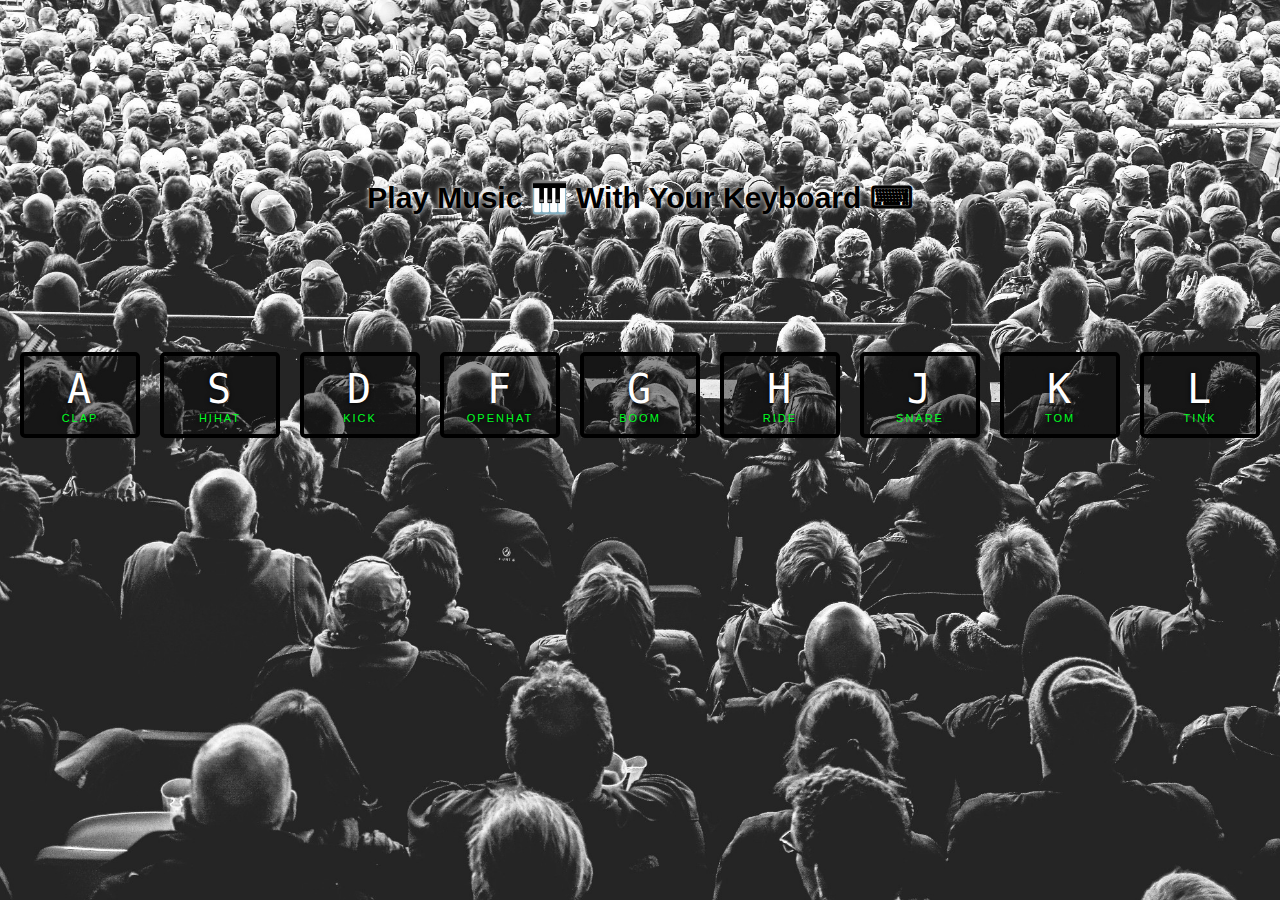
<file: 01 - JavaScript Drum Kit/index.html>
<!DOCTYPE html>
<html lang="en">

<head>
    <meta charset="UTF-8">
    <meta name="viewport" content="width=device-width, initial-scale=1.0">
    <title>🔥 JS Drum Kit</title>
    <!-- CSS File ⤵ -->
    <link rel="stylesheet" href="./style.css">
</head>

<body>
    <h1>Play Music 🎹 With Your Keyboard ⌨</h1>
    <div class="keys">
        <div class="key" data-key="65">
            <kbd>A</kbd>
            <span class="sound">Clap</span>
        </div>
        <div class="key" data-key="83">
            <kbd>S</kbd>
            <span class="sound">HIHAT</span>
        </div>
        <div class="key" data-key="68">
            <kbd>D</kbd>
            <span class="sound">KICK</span>
        </div>
        <div class="key" data-key="70">
            <kbd>F</kbd>
            <span class="sound">OPENHAT</span>
        </div>
        <div class="key" data-key="71">
            <kbd>G</kbd>
            <span class="sound">BOOM</span>
        </div>
        <div class="key" data-key="72">
            <kbd>H</kbd>
            <span class="sound">RIDE</span>
        </div>
        <div class="key" data-key="74">
            <kbd>J</kbd>
            <span class="sound">SNARE</span>
        </div>
        <div class="key" data-key="75">
            <kbd>K</kbd>
            <span class="sound">TOM</span>
        </div>
        <div class="key" data-key="76">
            <kbd>L</kbd>
            <span class="sound">TINK</span>
        </div>
    </div>

    <audio data-key="65" src="./sounds/clap.wav"></audio>
    <audio data-key="83" src="./sounds/hihat.wav"></audio>
    <audio data-key="68" src="./sounds/kick.wav"></audio>
    <audio data-key="70" src="./sounds/openhat.wav"></audio>
    <audio data-key="71" src="./sounds/boom.wav"></audio>
    <audio data-key="72" src="./sounds/ride.wav"></audio>
    <audio data-key="74" src="./sounds/snare.wav"></audio>
    <audio data-key="75" src="./sounds/tom.wav"></audio>
    <audio data-key="76" src="./sounds/tink.wav"></audio>






    <!-- JS file ⤵ -->
    <script src="./script.js"></script>
</body>

</html>
</file>
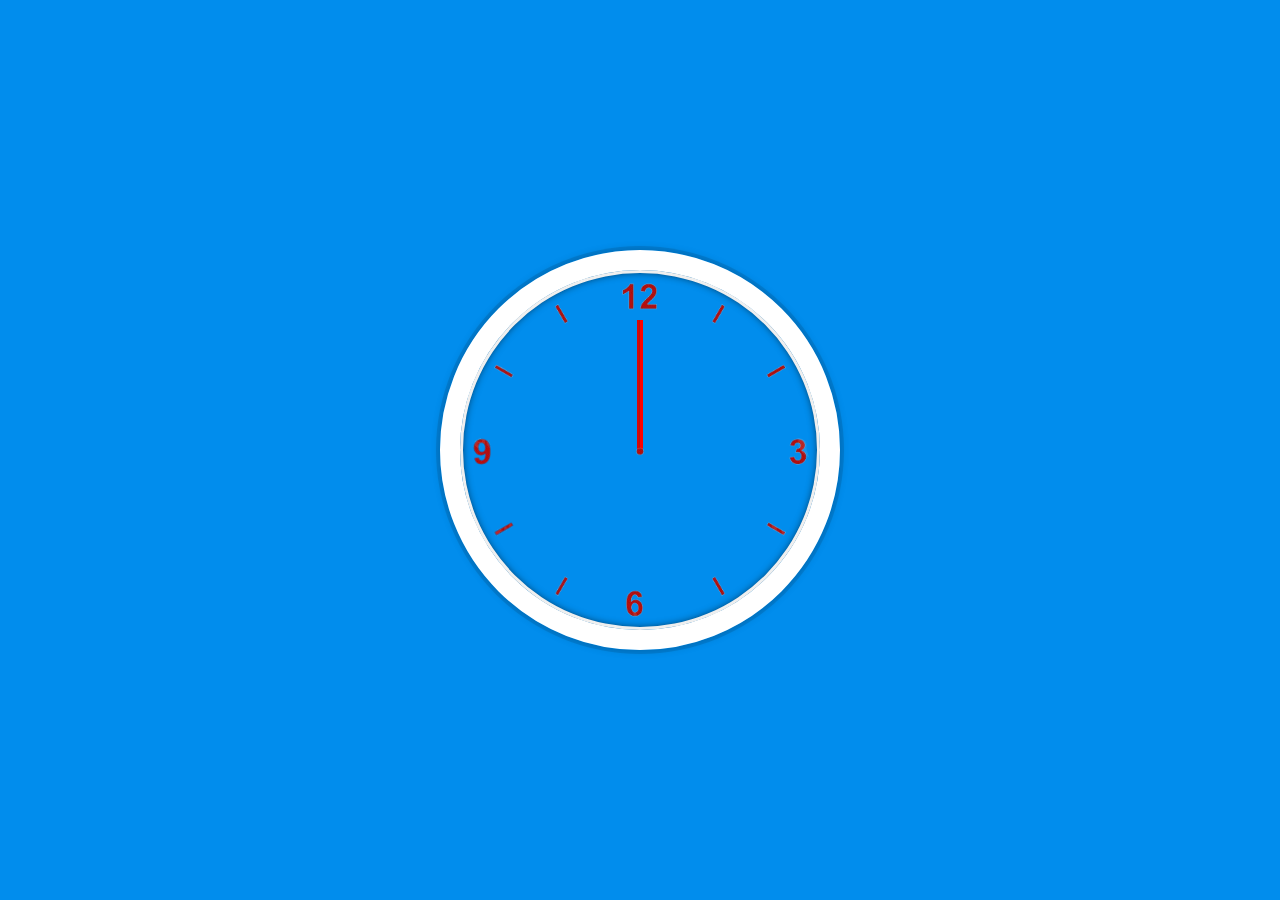
<file: 02 - JS and CSS Clock/index.html>
<!DOCTYPE html>
<html lang="en">

<head>
    <meta charset="UTF-8">
    <meta name="viewport" content="width=device-width, initial-scale=1.0">
    <title>🕒 Clock with HTML, CSS and JS</title>
    <!-- css file -->
    <link rel="stylesheet" href="style.css">
</head>

<body>
    <div class="clock">
        <div class="clock-face">
            <div class="hand hour-hand"></div>
            <div class="hand min-hand"></div>
            <div class="hand second-hand"></div>
        </div>
    </div>
    <div class="clock-img"></div>


    <script src="script.js"></script>
</body>

</html>
</file>
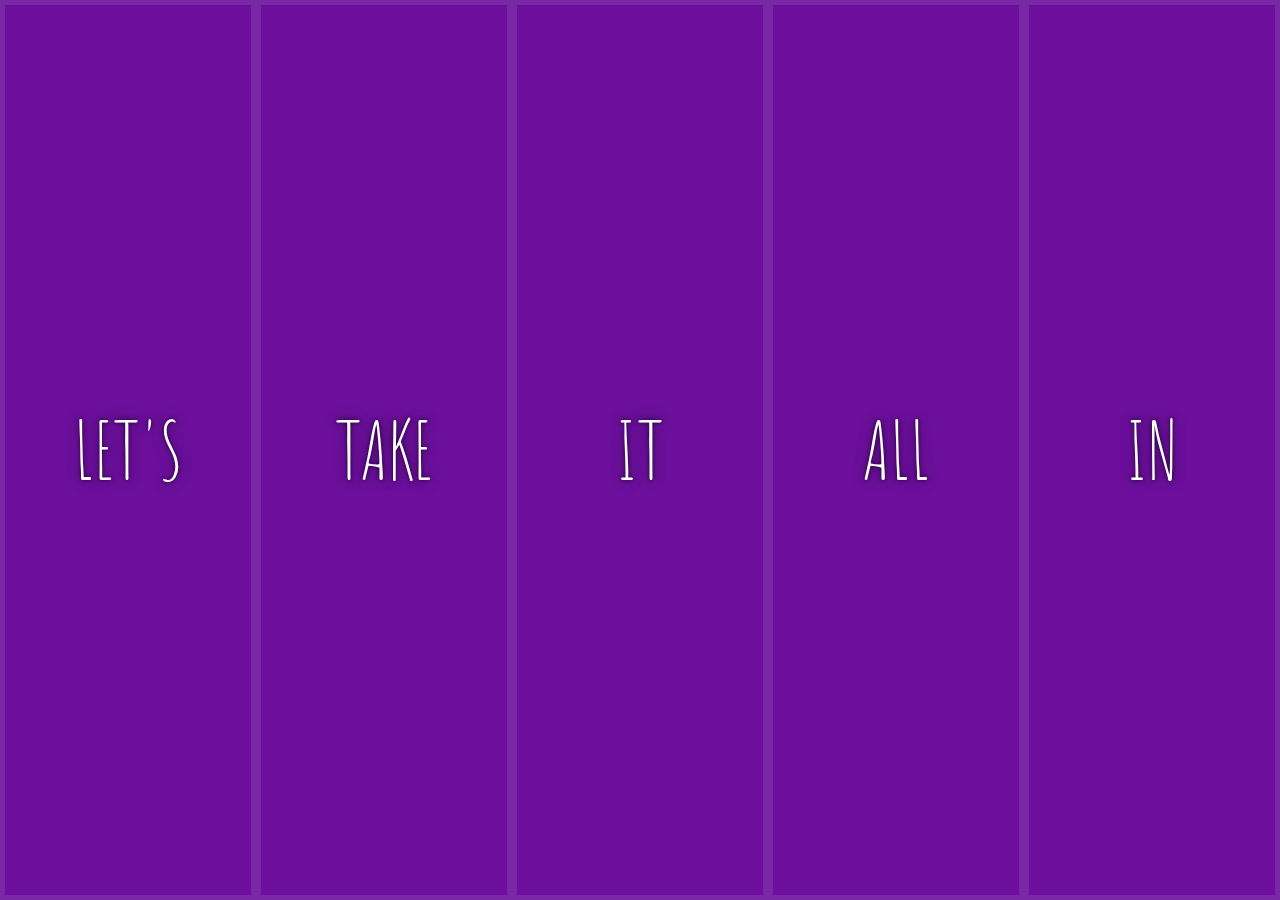
<file: 05 - Flex Panel Gallery/index.html>
<!DOCTYPE html>
<html lang="en">

<head>
  <meta charset="UTF-8">
  <title>Flex Panels 💪</title>
  <link href='https://fonts.googleapis.com/css?family=Amatic+SC' rel='stylesheet' type='text/css'>
  <link rel="icon" href="https://fav.farm/🔥" />
</head>

<body>
  <style>
    html {
      box-sizing: border-box;
      background: #ffc600;
      font-family: 'helvetica neue';
      font-size: 20px;
      font-weight: 200;
    }

    body {
      margin: 0;
    }

    *,
    *:before,
    *:after {
      box-sizing: inherit;
    }

    .panels {
      min-height: 100vh;
      overflow: hidden;
      display: flex;
    }

    .panel {
      flex: 1;
      background: #6B0F9C;
      box-shadow: inset 0 0 0 5px rgba(255, 255, 255, 0.1);
      color: white;
      text-align: center;
      align-items: center;
      /* Safari transitionend event.propertyName === flex */
      /* Chrome + FF transitionend event.propertyName === flex-grow */
      transition:
        font-size 0.7s cubic-bezier(0.61, -0.19, 0.7, -0.11),
        flex 0.7s cubic-bezier(0.61, -0.19, 0.7, -0.11),
        background 0.2s;
      font-size: 20px;
      background-size: cover;
      background-position: center;
      display: flex;
      align-items: center;
      justify-content: center;
      flex-direction: column;
    }

    .panel1 {
      background-image: url(https://source.unsplash.com/gYl-UtwNg_I/1500x1500);
    }

    .panel2 {
      background-image: url(https://source.unsplash.com/rFKUFzjPYiQ/1500x1500);
    }

    .panel3 {
      background-image: url(https://images.unsplash.com/photo-1465188162913-8fb5709d6d57?ixlib=rb-0.3.5&q=80&fm=jpg&crop=faces&cs=tinysrgb&w=1500&h=1500&fit=crop&s=967e8a713a4e395260793fc8c802901d);
    }

    .panel4 {
      background-image: url(https://source.unsplash.com/ITjiVXcwVng/1500x1500);
    }

    .panel5 {
      background-image: url(https://source.unsplash.com/3MNzGlQM7qs/1500x1500);
    }

    /* Flex Items */
    .panel>* {
      margin: 0;
      width: 100%;
      transition: transform 0.5s;
      /* border: 1px solid red; */
      display: flex;
      align-items: center;
      justify-content: center;
      flex: 1 0 auto;
    }

    .panel>*:first-child {
      transform: translateY(-100%);
    }

    .panel.open-active>*:first-child {
      transform: translateY(0);
    }

    .panel>*:last-child {
      transform: translateY(100%);
    }

    .panel.open-active>*:last-child {
      transform: translateY(0);
    }

    .panel p {
      text-transform: uppercase;
      font-family: 'Amatic SC', cursive;
      text-shadow: 0 0 4px rgba(0, 0, 0, 0.72), 0 0 14px rgba(0, 0, 0, 0.45);
      font-size: 2em;
    }

    .panel p:nth-child(2) {
      font-size: 4em;
    }

    .open {
      font-size: 40px;
      flex: 5;
    }
  </style>


  <div class="panels">
    <div class="panel panel1">
      <p>Hey</p>
      <p>Let's</p>
      <p>Dance</p>
    </div>
    <div class="panel panel2">
      <p>Give</p>
      <p>Take</p>
      <p>Receive</p>
    </div>
    <div class="panel panel3">
      <p>Experience</p>
      <p>It</p>
      <p>Today</p>
    </div>
    <div class="panel panel4">
      <p>Give</p>
      <p>All</p>
      <p>You can</p>
    </div>
    <div class="panel panel5">
      <p>Life</p>
      <p>In</p>
      <p>Motion</p>
    </div>
  </div>

  <script>
    const panels = document.querySelectorAll(".panel");

    function toggleOpen() {
      this.classList.toggle('open');
    }

    function toggleActive(e) {
      // console.log(e.propertyName);
      if (e.propertyName.includes("flex")) {
        this.classList.toggle('open-active');
      }
    }

    panels.forEach(panel => panel.addEventListener('click', toggleOpen));
    panels.forEach(panel => panel.addEventListener('transitionend', toggleActive));
  </script>



</body>

</html>
</file>
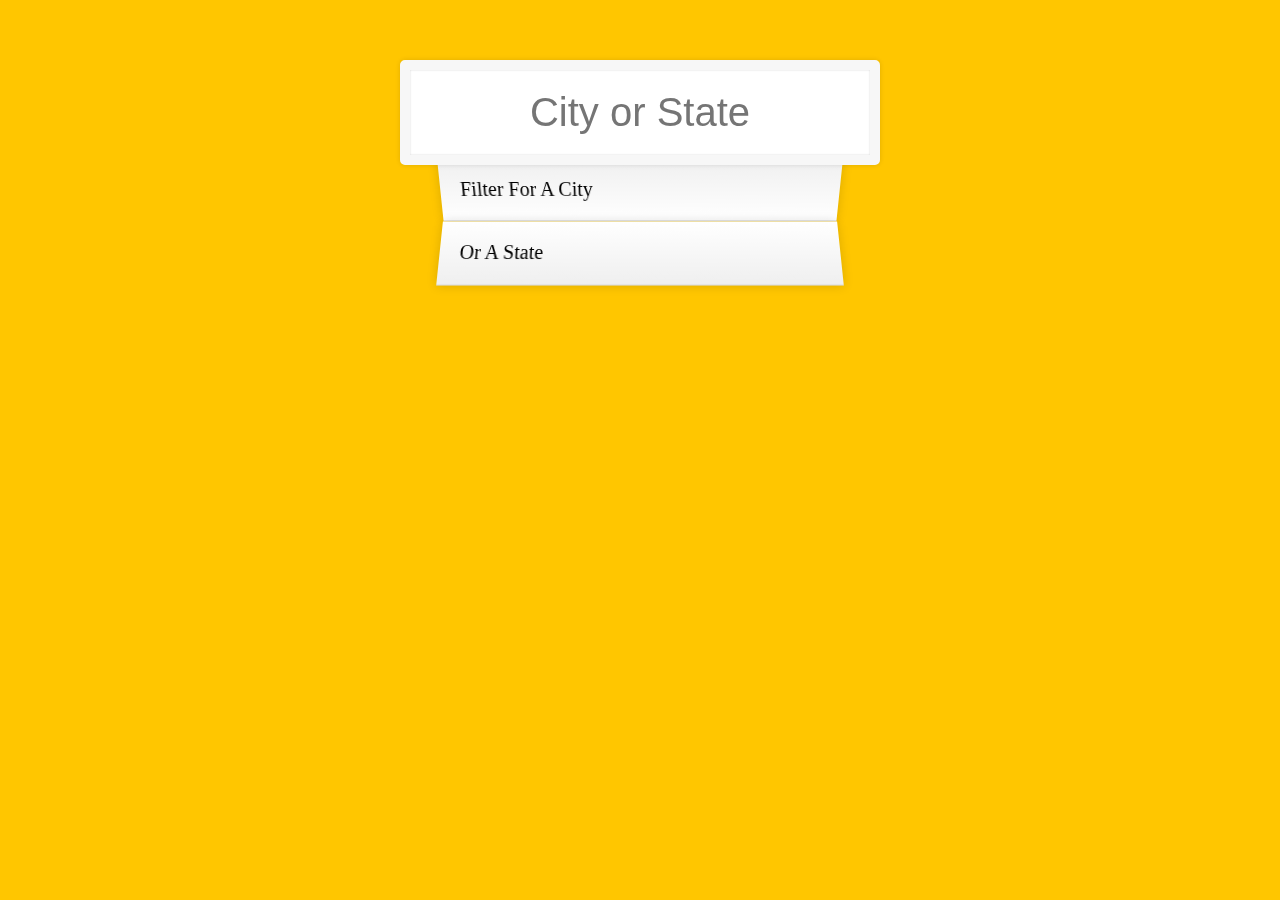
<file: 06 - Type Ahead/index.html>
<!DOCTYPE html>
<html lang="en">

<head>
  <meta charset="UTF-8" />
  <title>Type Ahead 👀</title>
  <link rel="stylesheet" href="style.css" />
  <link rel="icon" href="https://fav.farm/🔥" />
</head>

<body>
  <form class="search-form">
    <input type="text" class="search" placeholder="City or State" />
    <ul class="suggestions">
      <li>Filter for a city</li>
      <li>or a state</li>
    </ul>
  </form>

  <script src="script.js"></script>
</body>

</html>
</file>
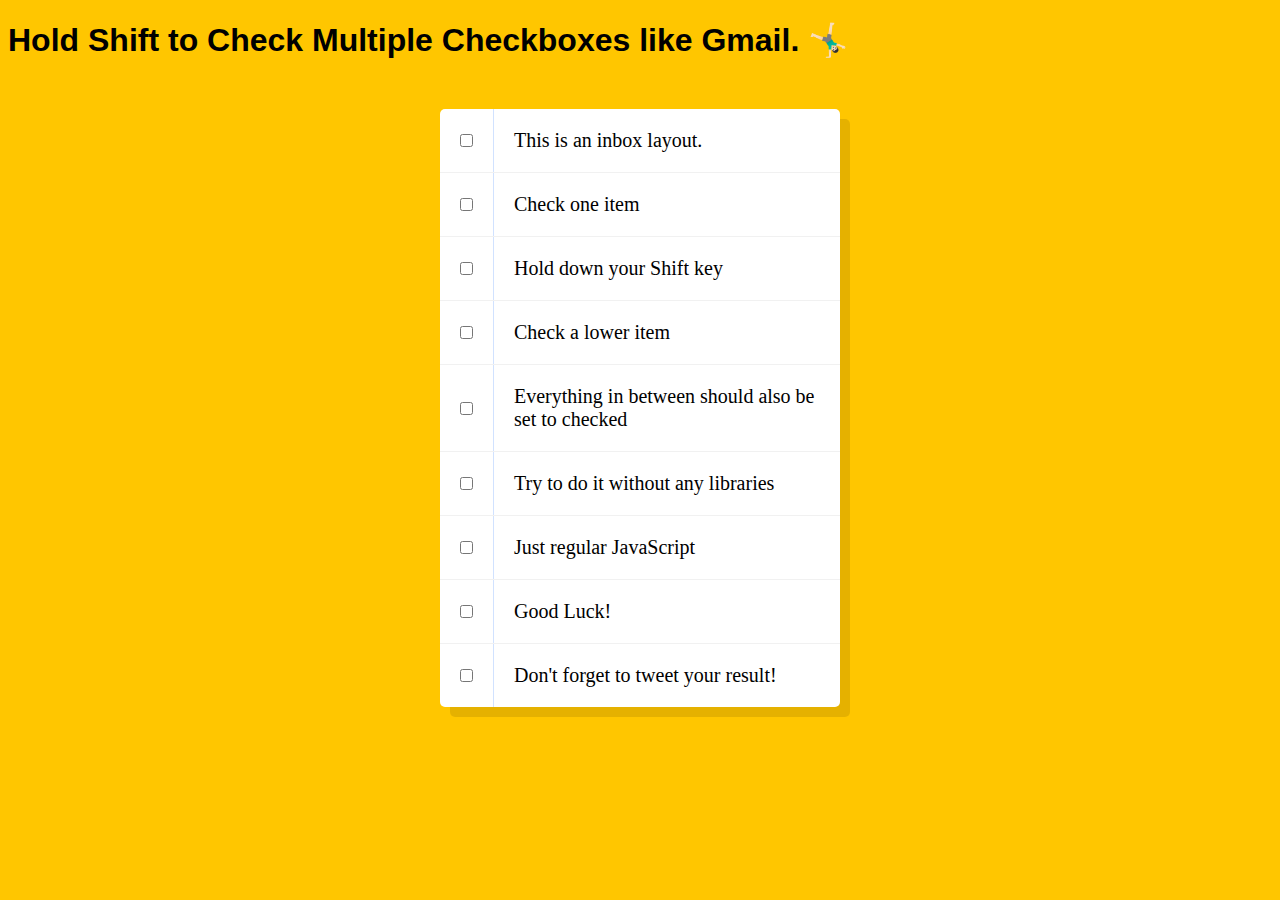
<file: 10 - Hold Shift and Check Checkboxes/index.html>
<!DOCTYPE html>
<html lang="en">
  <head>
    <meta charset="UTF-8" />
    <title>Hold Shift to Check Multiple Checkboxes</title>
    <link rel="icon" href="https://fav.farm/🔥" />
    <link rel="stylesheet" href="style.css" />
  </head>

  <body>
    <h1>Hold Shift to Check Multiple Checkboxes like Gmail. 🤸🏻‍♂️</h1>
    <!--
   The following is a common layout you would see in an email client.

   When a user clicks a checkbox, holds Shift, and then clicks another checkbox a few rows down, all the checkboxes inbetween those two checkboxes should be checked.

  -->
    <div class="inbox">
      <div class="item">
        <input type="checkbox" />
        <p>This is an inbox layout.</p>
      </div>
      <div class="item">
        <input type="checkbox" />
        <p>Check one item</p>
      </div>
      <div class="item">
        <input type="checkbox" />
        <p>Hold down your Shift key</p>
      </div>
      <div class="item">
        <input type="checkbox" />
        <p>Check a lower item</p>
      </div>
      <div class="item">
        <input type="checkbox" />
        <p>Everything in between should also be set to checked</p>
      </div>
      <div class="item">
        <input type="checkbox" />
        <p>Try to do it without any libraries</p>
      </div>
      <div class="item">
        <input type="checkbox" />
        <p>Just regular JavaScript</p>
      </div>
      <div class="item">
        <input type="checkbox" />
        <p>Good Luck!</p>
      </div>
      <div class="item">
        <input type="checkbox" />
        <p>Don't forget to tweet your result!</p>
      </div>
    </div>

    <script src="script.js"></script>
  </body>
</html>
</file>
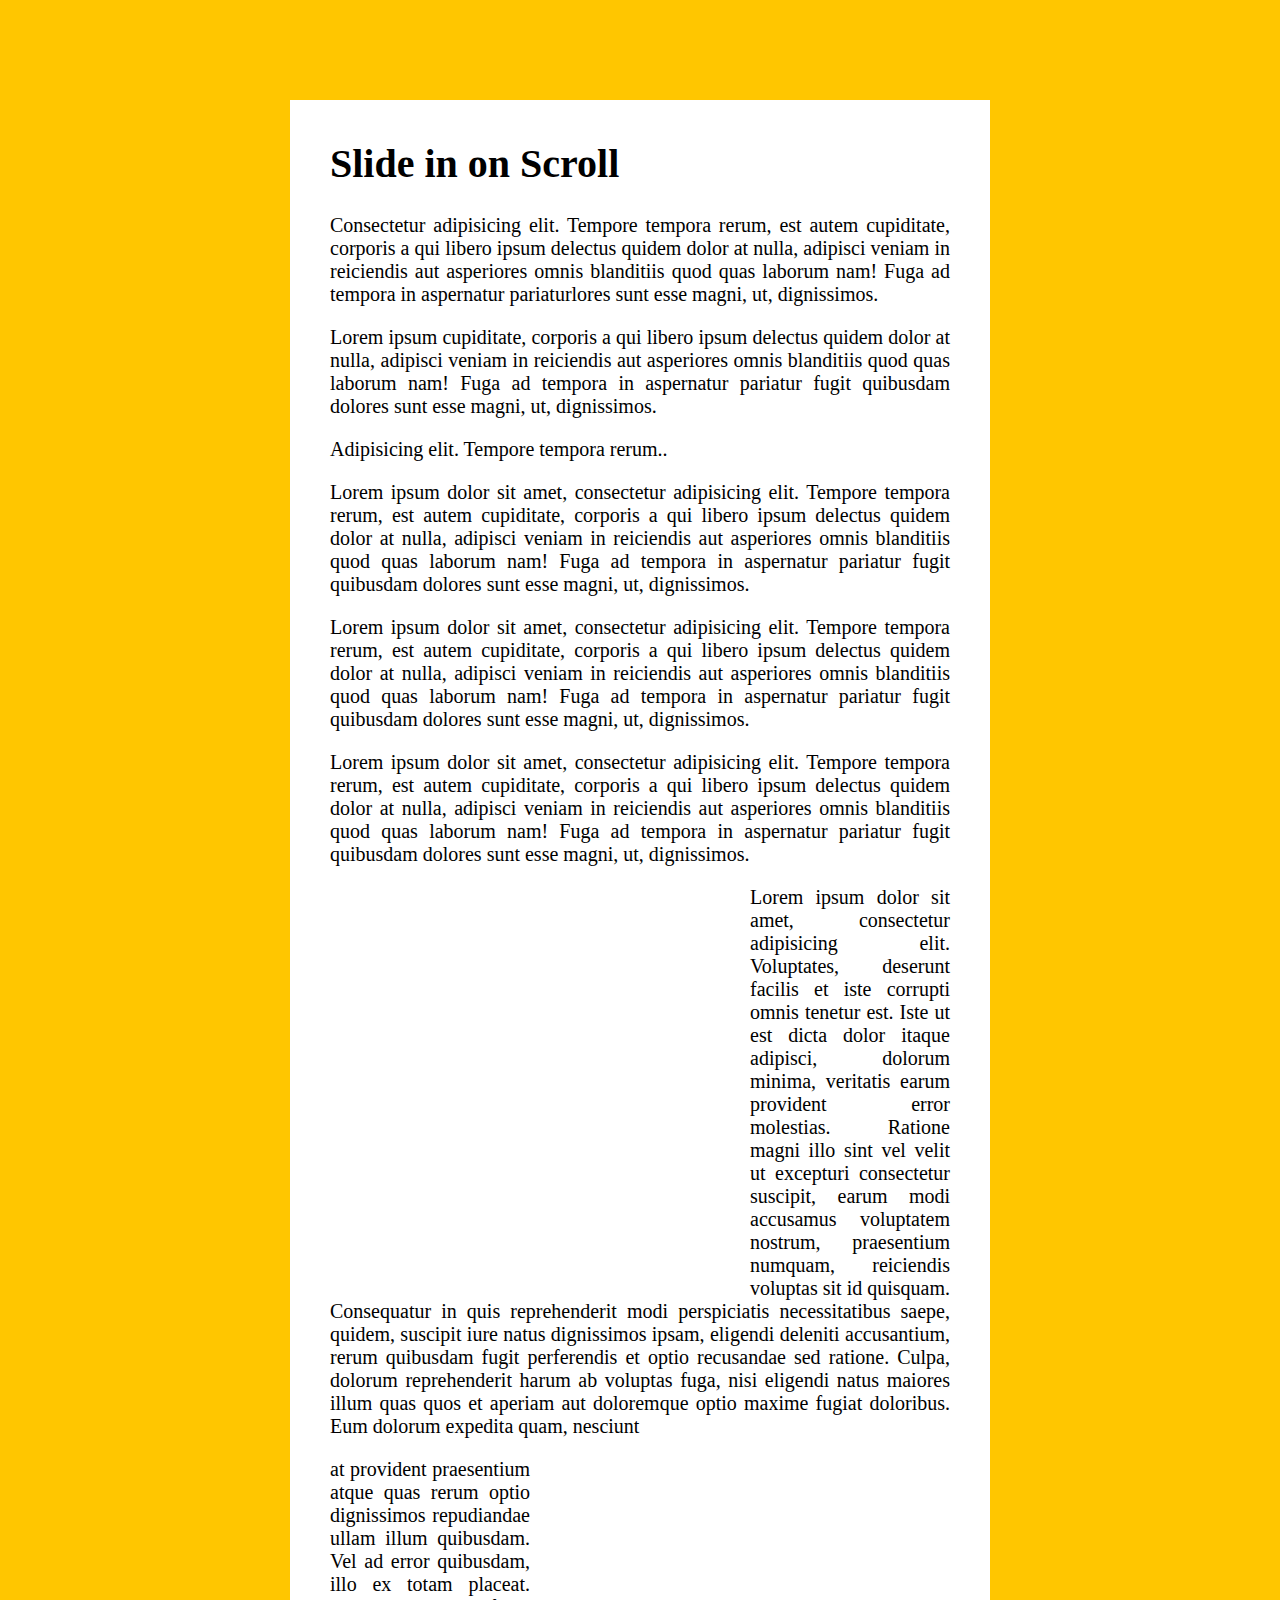
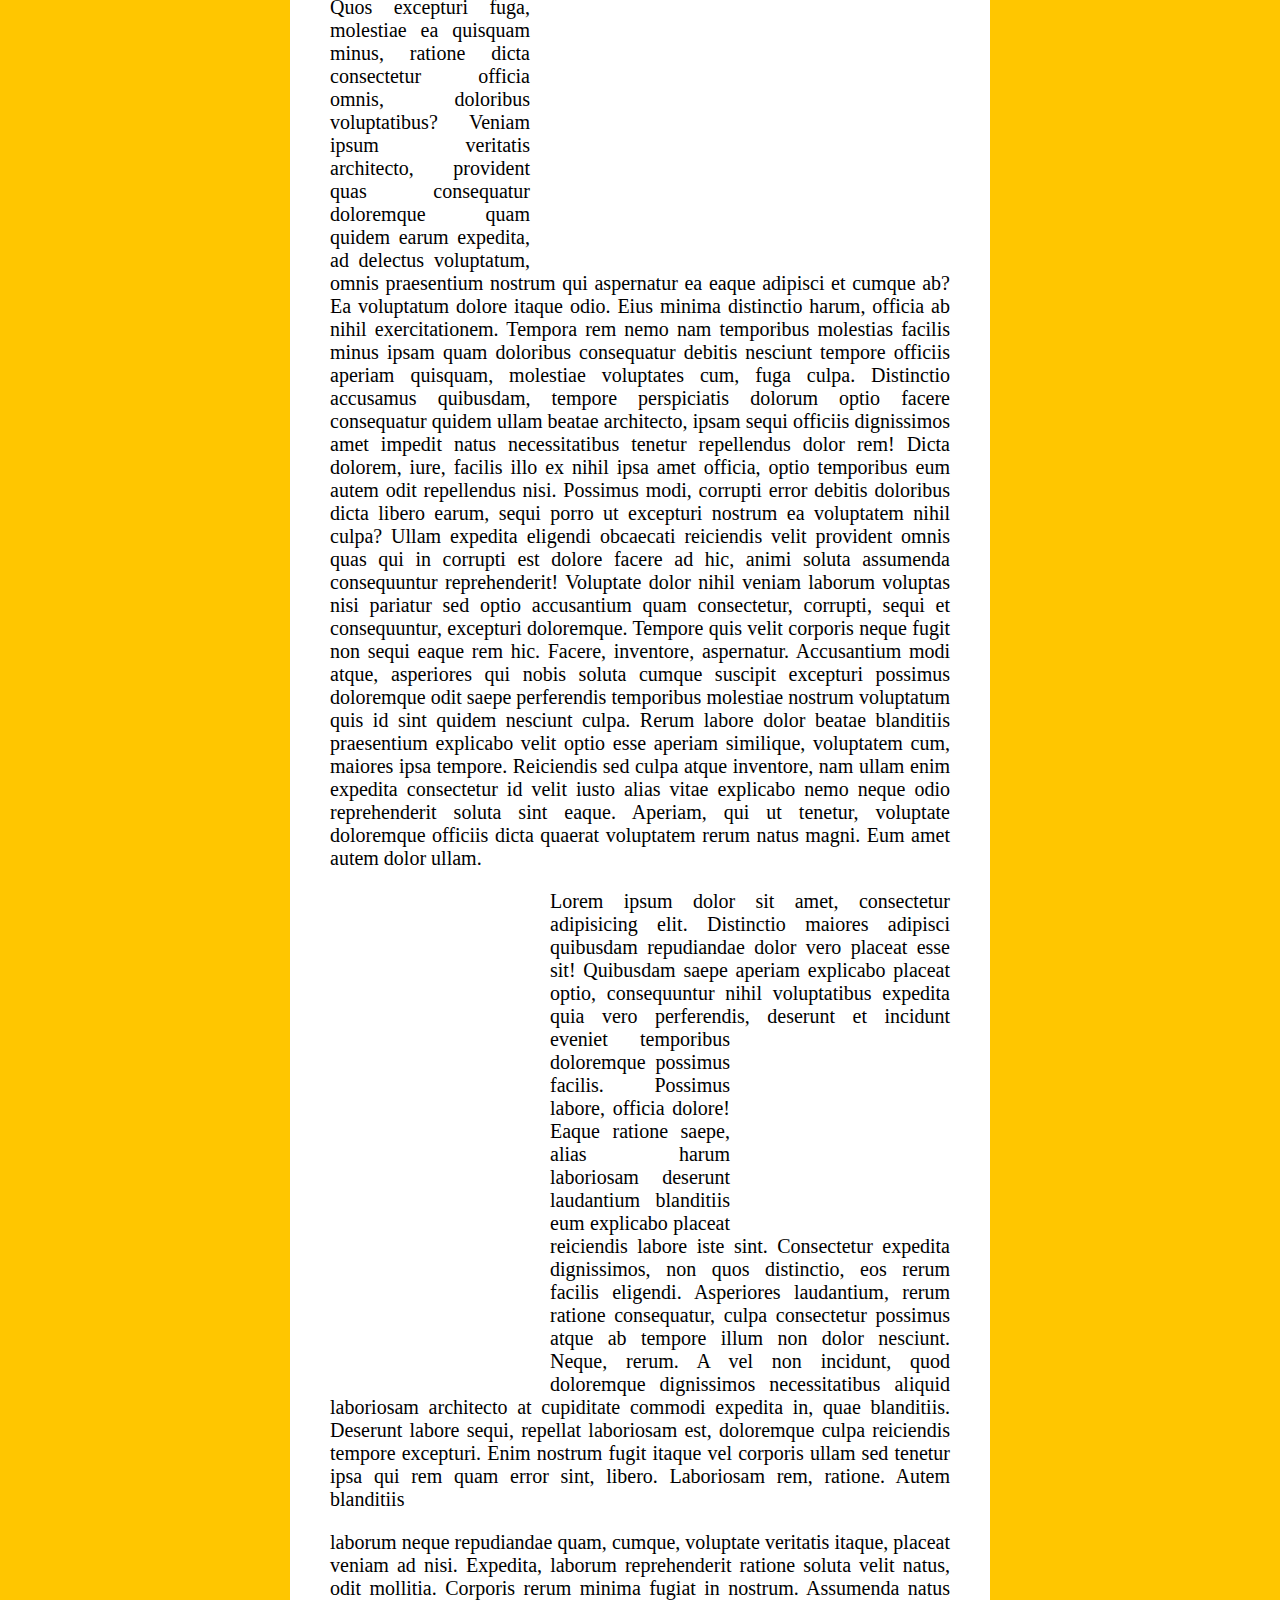
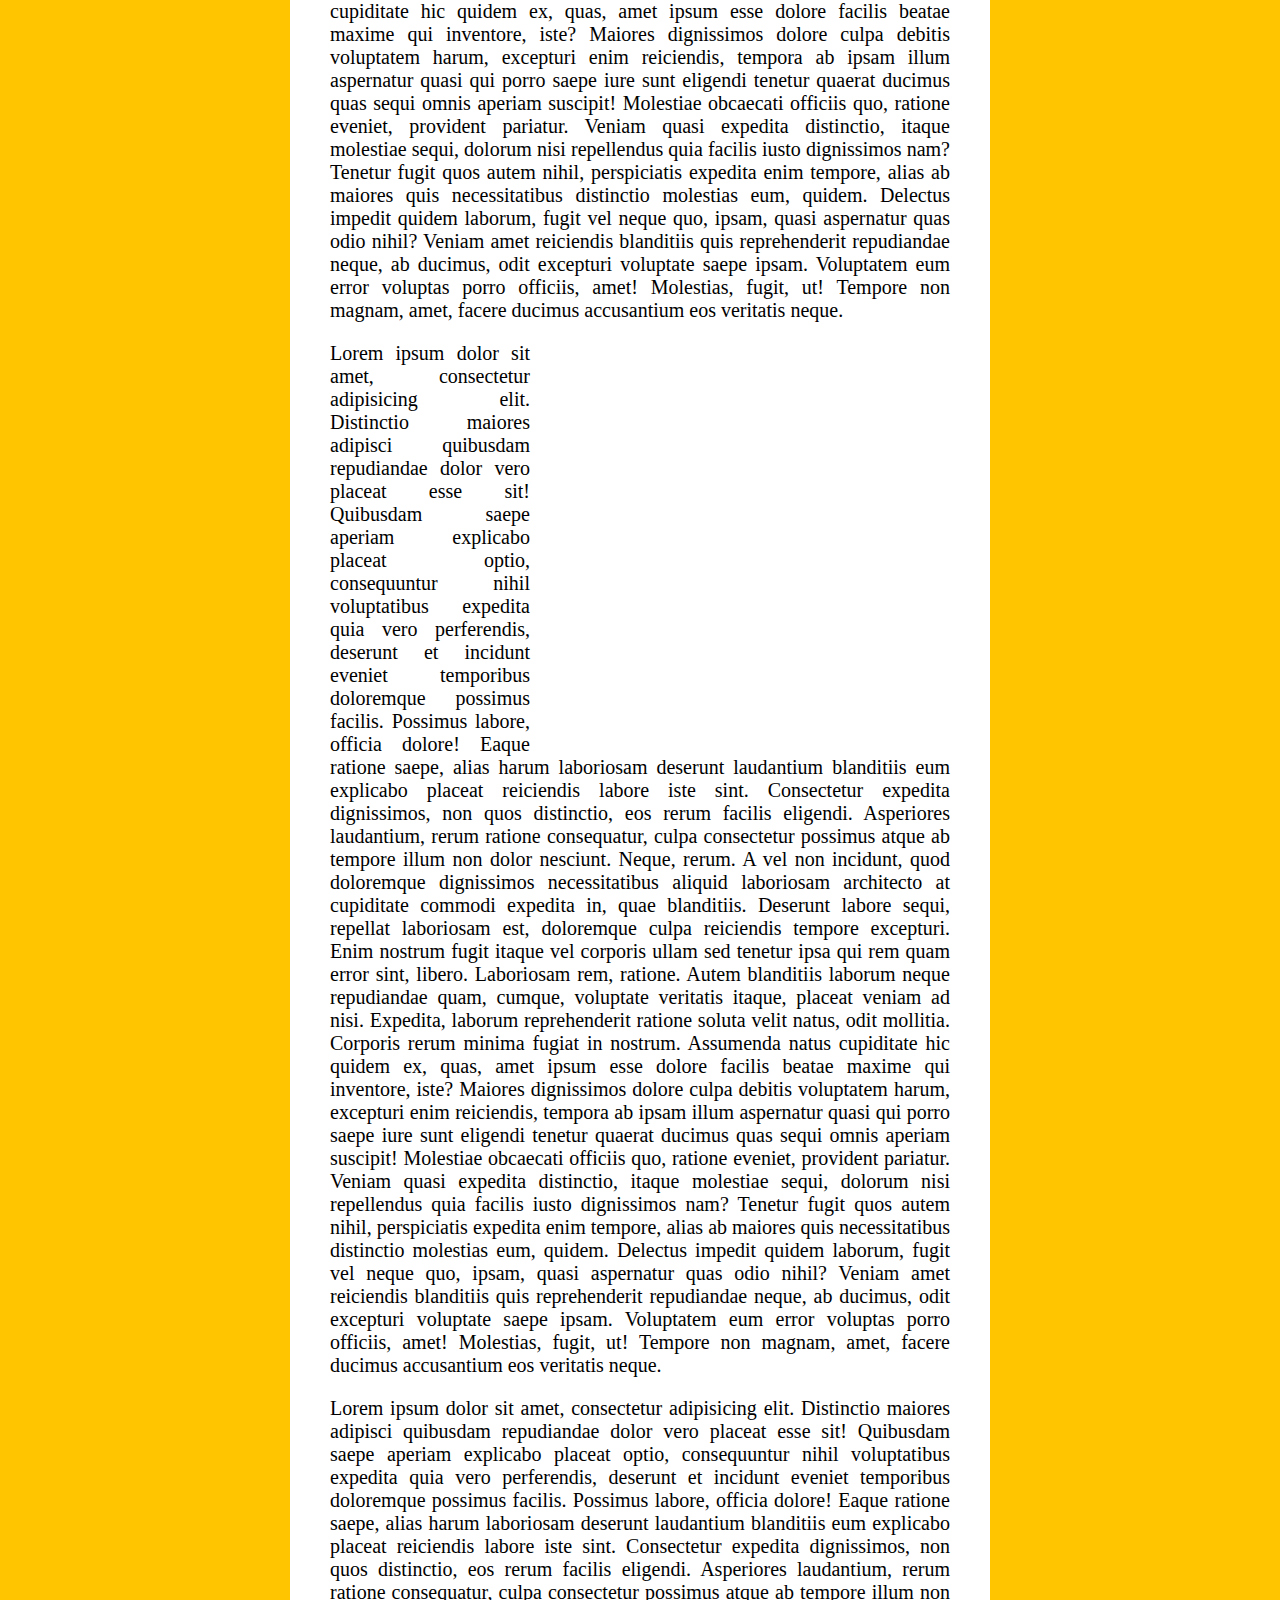
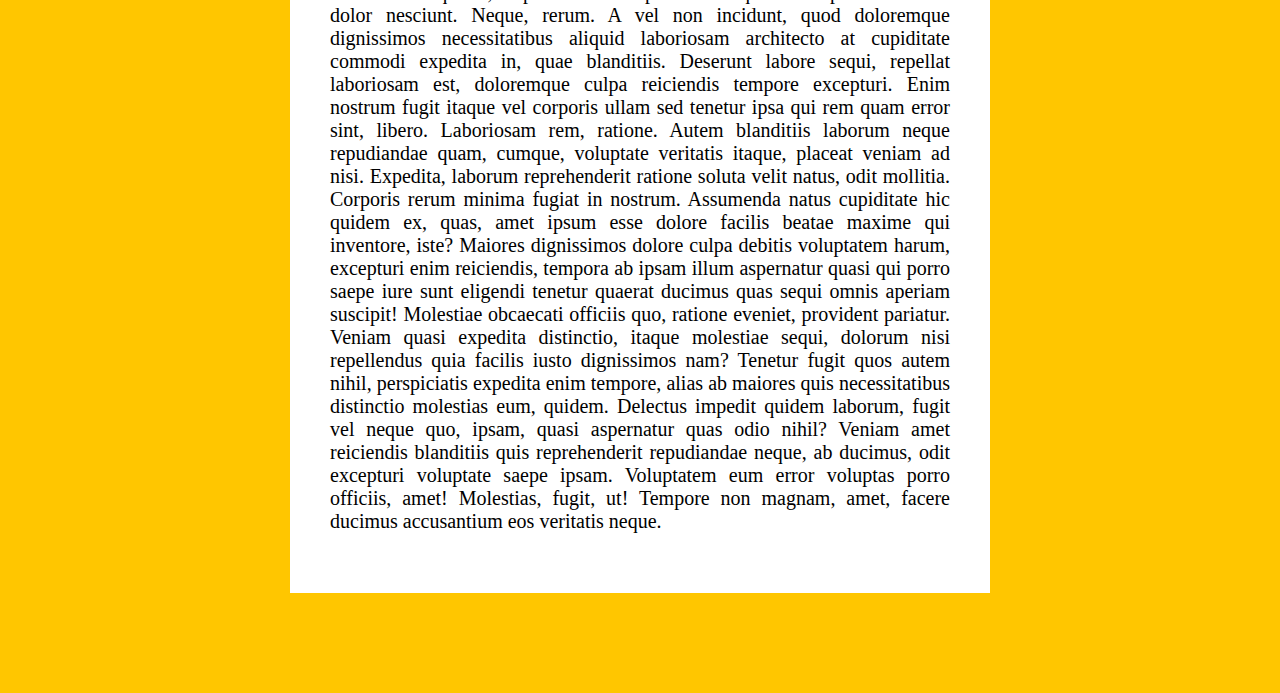
<file: 13 - Slide in on Scroll/index.html>
<!DOCTYPE html>
<html lang="en">
  <head>
    <meta charset="UTF-8" />
    <title>Document</title>
    <link rel="icon" href="https://fav.farm/🔥" />
    <link rel="stylesheet" href="style.css" />
  </head>
  <body>
    <div class="site-wrap">
      <h1>Slide in on Scroll</h1>

      <p>
        Consectetur adipisicing elit. Tempore tempora rerum, est autem
        cupiditate, corporis a qui libero ipsum delectus quidem dolor at nulla,
        adipisci veniam in reiciendis aut asperiores omnis blanditiis quod quas
        laborum nam! Fuga ad tempora in aspernatur pariaturlores sunt esse
        magni, ut, dignissimos.
      </p>
      <p>
        Lorem ipsum cupiditate, corporis a qui libero ipsum delectus quidem
        dolor at nulla, adipisci veniam in reiciendis aut asperiores omnis
        blanditiis quod quas laborum nam! Fuga ad tempora in aspernatur pariatur
        fugit quibusdam dolores sunt esse magni, ut, dignissimos.
      </p>
      <p>Adipisicing elit. Tempore tempora rerum..</p>
      <p>
        Lorem ipsum dolor sit amet, consectetur adipisicing elit. Tempore
        tempora rerum, est autem cupiditate, corporis a qui libero ipsum
        delectus quidem dolor at nulla, adipisci veniam in reiciendis aut
        asperiores omnis blanditiis quod quas laborum nam! Fuga ad tempora in
        aspernatur pariatur fugit quibusdam dolores sunt esse magni, ut,
        dignissimos.
      </p>
      <p>
        Lorem ipsum dolor sit amet, consectetur adipisicing elit. Tempore
        tempora rerum, est autem cupiditate, corporis a qui libero ipsum
        delectus quidem dolor at nulla, adipisci veniam in reiciendis aut
        asperiores omnis blanditiis quod quas laborum nam! Fuga ad tempora in
        aspernatur pariatur fugit quibusdam dolores sunt esse magni, ut,
        dignissimos.
      </p>
      <p>
        Lorem ipsum dolor sit amet, consectetur adipisicing elit. Tempore
        tempora rerum, est autem cupiditate, corporis a qui libero ipsum
        delectus quidem dolor at nulla, adipisci veniam in reiciendis aut
        asperiores omnis blanditiis quod quas laborum nam! Fuga ad tempora in
        aspernatur pariatur fugit quibusdam dolores sunt esse magni, ut,
        dignissimos.
      </p>

      <img src="images/pic1.jpg" class="align-left slide-in" />

      <p>
        Lorem ipsum dolor sit amet, consectetur adipisicing elit. Voluptates,
        deserunt facilis et iste corrupti omnis tenetur est. Iste ut est dicta
        dolor itaque adipisci, dolorum minima, veritatis earum provident error
        molestias. Ratione magni illo sint vel velit ut excepturi consectetur
        suscipit, earum modi accusamus voluptatem nostrum, praesentium numquam,
        reiciendis voluptas sit id quisquam. Consequatur in quis reprehenderit
        modi perspiciatis necessitatibus saepe, quidem, suscipit iure natus
        dignissimos ipsam, eligendi deleniti accusantium, rerum quibusdam fugit
        perferendis et optio recusandae sed ratione. Culpa, dolorum
        reprehenderit harum ab voluptas fuga, nisi eligendi natus maiores illum
        quas quos et aperiam aut doloremque optio maxime fugiat doloribus. Eum
        dolorum expedita quam, nesciunt
      </p>

      <img src="images/pic2.jpg" class="align-right slide-in" />

      <p>
        at provident praesentium atque quas rerum optio dignissimos repudiandae
        ullam illum quibusdam. Vel ad error quibusdam, illo ex totam placeat.
        Quos excepturi fuga, molestiae ea quisquam minus, ratione dicta
        consectetur officia omnis, doloribus voluptatibus? Veniam ipsum
        veritatis architecto, provident quas consequatur doloremque quam quidem
        earum expedita, ad delectus voluptatum, omnis praesentium nostrum qui
        aspernatur ea eaque adipisci et cumque ab? Ea voluptatum dolore itaque
        odio. Eius minima distinctio harum, officia ab nihil exercitationem.
        Tempora rem nemo nam temporibus molestias facilis minus ipsam quam
        doloribus consequatur debitis nesciunt tempore officiis aperiam
        quisquam, molestiae voluptates cum, fuga culpa. Distinctio accusamus
        quibusdam, tempore perspiciatis dolorum optio facere consequatur quidem
        ullam beatae architecto, ipsam sequi officiis dignissimos amet impedit
        natus necessitatibus tenetur repellendus dolor rem! Dicta dolorem, iure,
        facilis illo ex nihil ipsa amet officia, optio temporibus eum autem odit
        repellendus nisi. Possimus modi, corrupti error debitis doloribus dicta
        libero earum, sequi porro ut excepturi nostrum ea voluptatem nihil
        culpa? Ullam expedita eligendi obcaecati reiciendis velit provident
        omnis quas qui in corrupti est dolore facere ad hic, animi soluta
        assumenda consequuntur reprehenderit! Voluptate dolor nihil veniam
        laborum voluptas nisi pariatur sed optio accusantium quam consectetur,
        corrupti, sequi et consequuntur, excepturi doloremque. Tempore quis
        velit corporis neque fugit non sequi eaque rem hic. Facere, inventore,
        aspernatur. Accusantium modi atque, asperiores qui nobis soluta cumque
        suscipit excepturi possimus doloremque odit saepe perferendis temporibus
        molestiae nostrum voluptatum quis id sint quidem nesciunt culpa. Rerum
        labore dolor beatae blanditiis praesentium explicabo velit optio esse
        aperiam similique, voluptatem cum, maiores ipsa tempore. Reiciendis sed
        culpa atque inventore, nam ullam enim expedita consectetur id velit
        iusto alias vitae explicabo nemo neque odio reprehenderit soluta sint
        eaque. Aperiam, qui ut tenetur, voluptate doloremque officiis dicta
        quaerat voluptatem rerum natus magni. Eum amet autem dolor ullam.
      </p>

      <img src="images/pic3.jpg" class="align-left slide-in" />

      <p>
        Lorem ipsum dolor sit amet, consectetur adipisicing elit. Distinctio
        maiores adipisci quibusdam repudiandae dolor vero placeat esse sit!
        Quibusdam saepe aperiam explicabo placeat optio, consequuntur nihil
        voluptatibus expedita quia vero perferendis, deserunt et incidunt
        eveniet
        <img src="images/pic4.jpg" class="align-right slide-in" />
        temporibus doloremque possimus facilis. Possimus labore, officia dolore!
        Eaque ratione saepe, alias harum laboriosam deserunt laudantium
        blanditiis eum explicabo placeat reiciendis labore iste sint.
        Consectetur expedita dignissimos, non quos distinctio, eos rerum facilis
        eligendi. Asperiores laudantium, rerum ratione consequatur, culpa
        consectetur possimus atque ab tempore illum non dolor nesciunt. Neque,
        rerum. A vel non incidunt, quod doloremque dignissimos necessitatibus
        aliquid laboriosam architecto at cupiditate commodi expedita in, quae
        blanditiis. Deserunt labore sequi, repellat laboriosam est, doloremque
        culpa reiciendis tempore excepturi. Enim nostrum fugit itaque vel
        corporis ullam sed tenetur ipsa qui rem quam error sint, libero.
        Laboriosam rem, ratione. Autem blanditiis
      </p>

      <p>
        laborum neque repudiandae quam, cumque, voluptate veritatis itaque,
        placeat veniam ad nisi. Expedita, laborum reprehenderit ratione soluta
        velit natus, odit mollitia. Corporis rerum minima fugiat in nostrum.
        Assumenda natus cupiditate hic quidem ex, quas, amet ipsum esse dolore
        facilis beatae maxime qui inventore, iste? Maiores dignissimos dolore
        culpa debitis voluptatem harum, excepturi enim reiciendis, tempora ab
        ipsam illum aspernatur quasi qui porro saepe iure sunt eligendi tenetur
        quaerat ducimus quas sequi omnis aperiam suscipit! Molestiae obcaecati
        officiis quo, ratione eveniet, provident pariatur. Veniam quasi expedita
        distinctio, itaque molestiae sequi, dolorum nisi repellendus quia
        facilis iusto dignissimos nam? Tenetur fugit quos autem nihil,
        perspiciatis expedita enim tempore, alias ab maiores quis necessitatibus
        distinctio molestias eum, quidem. Delectus impedit quidem laborum, fugit
        vel neque quo, ipsam, quasi aspernatur quas odio nihil? Veniam amet
        reiciendis blanditiis quis reprehenderit repudiandae neque, ab ducimus,
        odit excepturi voluptate saepe ipsam. Voluptatem eum error voluptas
        porro officiis, amet! Molestias, fugit, ut! Tempore non magnam, amet,
        facere ducimus accusantium eos veritatis neque.
      </p>

      <img src="images/pic5.jpg" class="align-right slide-in" />

      <p>
        Lorem ipsum dolor sit amet, consectetur adipisicing elit. Distinctio
        maiores adipisci quibusdam repudiandae dolor vero placeat esse sit!
        Quibusdam saepe aperiam explicabo placeat optio, consequuntur nihil
        voluptatibus expedita quia vero perferendis, deserunt et incidunt
        eveniet temporibus doloremque possimus facilis. Possimus labore, officia
        dolore! Eaque ratione saepe, alias harum laboriosam deserunt laudantium
        blanditiis eum explicabo placeat reiciendis labore iste sint.
        Consectetur expedita dignissimos, non quos distinctio, eos rerum facilis
        eligendi. Asperiores laudantium, rerum ratione consequatur, culpa
        consectetur possimus atque ab tempore illum non dolor nesciunt. Neque,
        rerum. A vel non incidunt, quod doloremque dignissimos necessitatibus
        aliquid laboriosam architecto at cupiditate commodi expedita in, quae
        blanditiis. Deserunt labore sequi, repellat laboriosam est, doloremque
        culpa reiciendis tempore excepturi. Enim nostrum fugit itaque vel
        corporis ullam sed tenetur ipsa qui rem quam error sint, libero.
        Laboriosam rem, ratione. Autem blanditiis laborum neque repudiandae
        quam, cumque, voluptate veritatis itaque, placeat veniam ad nisi.
        Expedita, laborum reprehenderit ratione soluta velit natus, odit
        mollitia. Corporis rerum minima fugiat in nostrum. Assumenda natus
        cupiditate hic quidem ex, quas, amet ipsum esse dolore facilis beatae
        maxime qui inventore, iste? Maiores dignissimos dolore culpa debitis
        voluptatem harum, excepturi enim reiciendis, tempora ab ipsam illum
        aspernatur quasi qui porro saepe iure sunt eligendi tenetur quaerat
        ducimus quas sequi omnis aperiam suscipit! Molestiae obcaecati officiis
        quo, ratione eveniet, provident pariatur. Veniam quasi expedita
        distinctio, itaque molestiae sequi, dolorum nisi repellendus quia
        facilis iusto dignissimos nam? Tenetur fugit quos autem nihil,
        perspiciatis expedita enim tempore, alias ab maiores quis necessitatibus
        distinctio molestias eum, quidem. Delectus impedit quidem laborum, fugit
        vel neque quo, ipsam, quasi aspernatur quas odio nihil? Veniam amet
        reiciendis blanditiis quis reprehenderit repudiandae neque, ab ducimus,
        odit excepturi voluptate saepe ipsam. Voluptatem eum error voluptas
        porro officiis, amet! Molestias, fugit, ut! Tempore non magnam, amet,
        facere ducimus accusantium eos veritatis neque.
      </p>
      <p>
        Lorem ipsum dolor sit amet, consectetur adipisicing elit. Distinctio
        maiores adipisci quibusdam repudiandae dolor vero placeat esse sit!
        Quibusdam saepe aperiam explicabo placeat optio, consequuntur nihil
        voluptatibus expedita quia vero perferendis, deserunt et incidunt
        eveniet temporibus doloremque possimus facilis. Possimus labore, officia
        dolore! Eaque ratione saepe, alias harum laboriosam deserunt laudantium
        blanditiis eum explicabo placeat reiciendis labore iste sint.
        Consectetur expedita dignissimos, non quos distinctio, eos rerum facilis
        eligendi. Asperiores laudantium, rerum ratione consequatur, culpa
        consectetur possimus atque ab tempore illum non dolor nesciunt. Neque,
        rerum. A vel non incidunt, quod doloremque dignissimos necessitatibus
        aliquid laboriosam architecto at cupiditate commodi expedita in, quae
        blanditiis. Deserunt labore sequi, repellat laboriosam est, doloremque
        culpa reiciendis tempore excepturi. Enim nostrum fugit itaque vel
        corporis ullam sed tenetur ipsa qui rem quam error sint, libero.
        Laboriosam rem, ratione. Autem blanditiis laborum neque repudiandae
        quam, cumque, voluptate veritatis itaque, placeat veniam ad nisi.
        Expedita, laborum reprehenderit ratione soluta velit natus, odit
        mollitia. Corporis rerum minima fugiat in nostrum. Assumenda natus
        cupiditate hic quidem ex, quas, amet ipsum esse dolore facilis beatae
        maxime qui inventore, iste? Maiores dignissimos dolore culpa debitis
        voluptatem harum, excepturi enim reiciendis, tempora ab ipsam illum
        aspernatur quasi qui porro saepe iure sunt eligendi tenetur quaerat
        ducimus quas sequi omnis aperiam suscipit! Molestiae obcaecati officiis
        quo, ratione eveniet, provident pariatur. Veniam quasi expedita
        distinctio, itaque molestiae sequi, dolorum nisi repellendus quia
        facilis iusto dignissimos nam? Tenetur fugit quos autem nihil,
        perspiciatis expedita enim tempore, alias ab maiores quis necessitatibus
        distinctio molestias eum, quidem. Delectus impedit quidem laborum, fugit
        vel neque quo, ipsam, quasi aspernatur quas odio nihil? Veniam amet
        reiciendis blanditiis quis reprehenderit repudiandae neque, ab ducimus,
        odit excepturi voluptate saepe ipsam. Voluptatem eum error voluptas
        porro officiis, amet! Molestias, fugit, ut! Tempore non magnam, amet,
        facere ducimus accusantium eos veritatis neque.
      </p>
    </div>

    <script src="script.js"></script>
  </body>
</html>
</file>
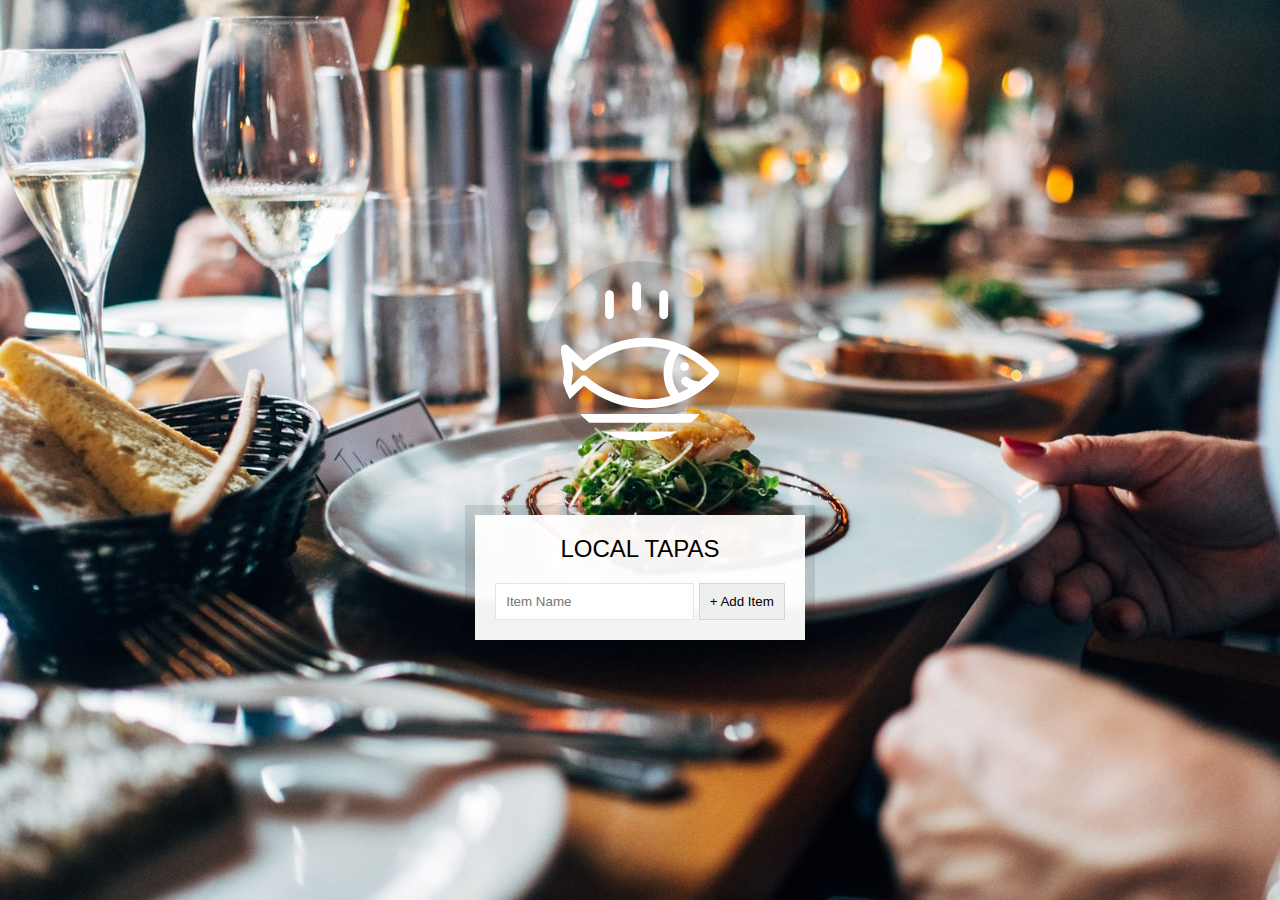
<file: 15 - LocalStorage/index.html>
<!DOCTYPE html>
<html lang="en">
  <head>
    <meta charset="UTF-8" />
    <title>LocalStorage</title>
    <link rel="stylesheet" href="style.css" />
    <link rel="icon" href="https://fav.farm/✅" />
  </head>
  <body>
    <!--
      Fish SVG Cred:
      https://thenounproject.com/search/?q=fish&i=589236
   -->

    <svg
      xmlns="http://www.w3.org/2000/svg"
      xmlns:xlink="http://www.w3.org/1999/xlink"
      version="1.1"
      x="0px"
      y="0px"
      viewBox="0 0 512 512"
      enable-background="new 0 0 512 512"
      xml:space="preserve"
    >
      <g>
        <path
          d="M495.9,425.3H16.1c-5.2,0-10.1,2.9-12.5,7.6c-2.4,4.7-2.1,10.3,0.9,14.6l39,56.4c2.6,3.8,7,6.1,11.6,6.1h401.7   c4.6,0,9-2.3,11.6-6.1l39-56.4c3-4.3,3.3-9.9,0.9-14.6C506,428.2,501.1,425.3,495.9,425.3z M449.4,481.8H62.6L43,453.6H469   L449.4,481.8z"
        />
        <path
          d="M158.3,122c7.8,0,14.1-6.3,14.1-14.1V43.4c0-7.8-6.3-14.1-14.1-14.1c-7.8,0-14.1,6.3-14.1,14.1v64.5   C144.2,115.7,150.5,122,158.3,122z"
        />
        <path
          d="M245.1,94.7c7.8,0,14.1-6.3,14.1-14.1V16.1c0-7.8-6.3-14.1-14.1-14.1C237.3,2,231,8.3,231,16.1v64.5   C231,88.4,237.3,94.7,245.1,94.7z"
        />
        <path
          d="M331.9,122c7.8,0,14.1-6.3,14.1-14.1V43.4c0-7.8-6.3-14.1-14.1-14.1s-14.1,6.3-14.1,14.1v64.5   C317.8,115.7,324.1,122,331.9,122z"
        />
        <path
          d="M9.6,385.2c5.3,2.8,11.8,1.9,16.2-2.2l50.6-47.7c56.7,46.5,126.6,71.9,198.3,71.9c0,0,0,0,0,0   c87.5,0,169.7-36.6,231.4-103.2c5-5.4,5-13.8,0-19.2c-61.8-66.5-144-103.2-231.4-103.2c-72,0-142.2,25.6-199,72.5l-50-47.1   c-4.4-4.1-10.9-5-16.2-2.2c-5.3,2.8-8.3,8.7-7.4,14.6l11.6,75L2.2,370.6C1.3,376.5,4.2,382.4,9.6,385.2z M380.9,230.8   c34.9,14.3,67.2,35.7,95.3,63.6c-10.1,10-20.8,19.2-31.9,27.5c-22.4-3.3-29.6-8.8-30.7-9.7c-4-5.7-11.8-7.7-18.1-4.4   c-6.9,3.6-9.5,12.2-5.9,19.1c1.9,3.5,7.3,10.3,22.4,16c-10.1,5.7-20.5,10.7-31.1,15.1C352.4,320.2,352.4,268.6,380.9,230.8z    M36.3,255.6l29.4,27.7c5.3,5,13.6,5.1,19.1,0.3c53.2-47.6,120.7-73.7,190-73.7c26.9,0,53.2,3.9,78.5,11.3   c-29.3,44.6-29.3,102,0,146.6c-25.3,7.4-51.6,11.3-78.5,11.3c-69,0-136.3-26-189.4-73.2c-2.7-2.4-13.4-6.3-19.1,0.3l-30.1,28.3   l5.7-40C42.2,293,36.3,255.6,36.3,255.6z"
        />
        <circle cx="398.8" cy="273.8" r="14.1" />
      </g>
    </svg>

    <div class="wrapper">
      <h2>LOCAL TAPAS</h2>
      <p></p>
      <ul class="plates">
        <li>Loading Tapas...</li>
      </ul>
      <form class="add-items">
        <input type="text" name="item" placeholder="Item Name" required />
        <input type="submit" value="+ Add Item" />
      </form>
    </div>

    <script src="script.js"></script>
  </body>
</html>
</file>
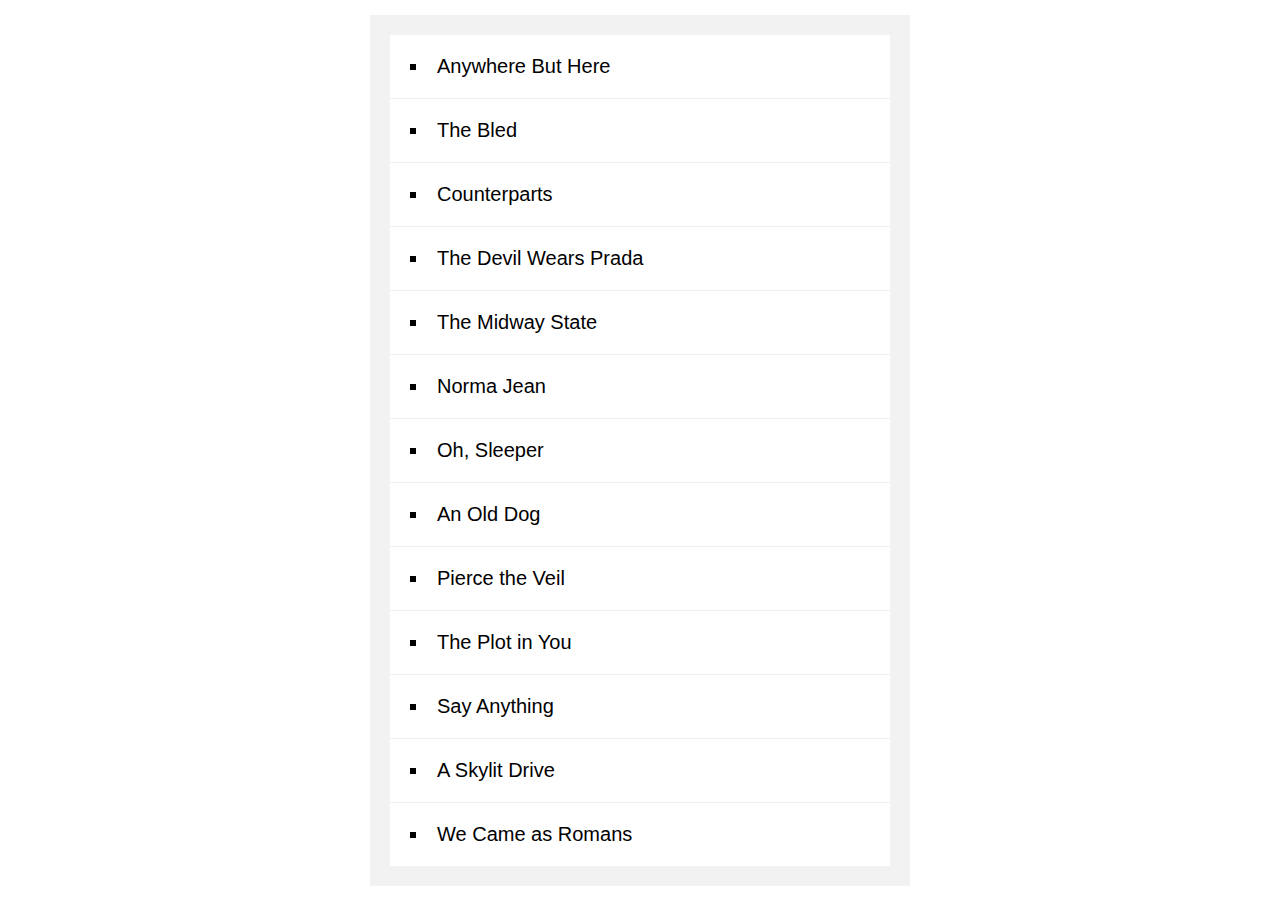
<file: 17 - Sort Without Articles/index.html>
<!DOCTYPE html>
<html lang="en">
  <head>
    <meta charset="UTF-8" />
    <title>Sort Without Articles</title>
    <link rel="icon" href="https://fav.farm/✅" />
    <link rel="stylesheet" href="style.css" />
  </head>
  <body>
    <ul id="bands"></ul>

    <script src="script.js"></script>
  </body>
</html>
</file>
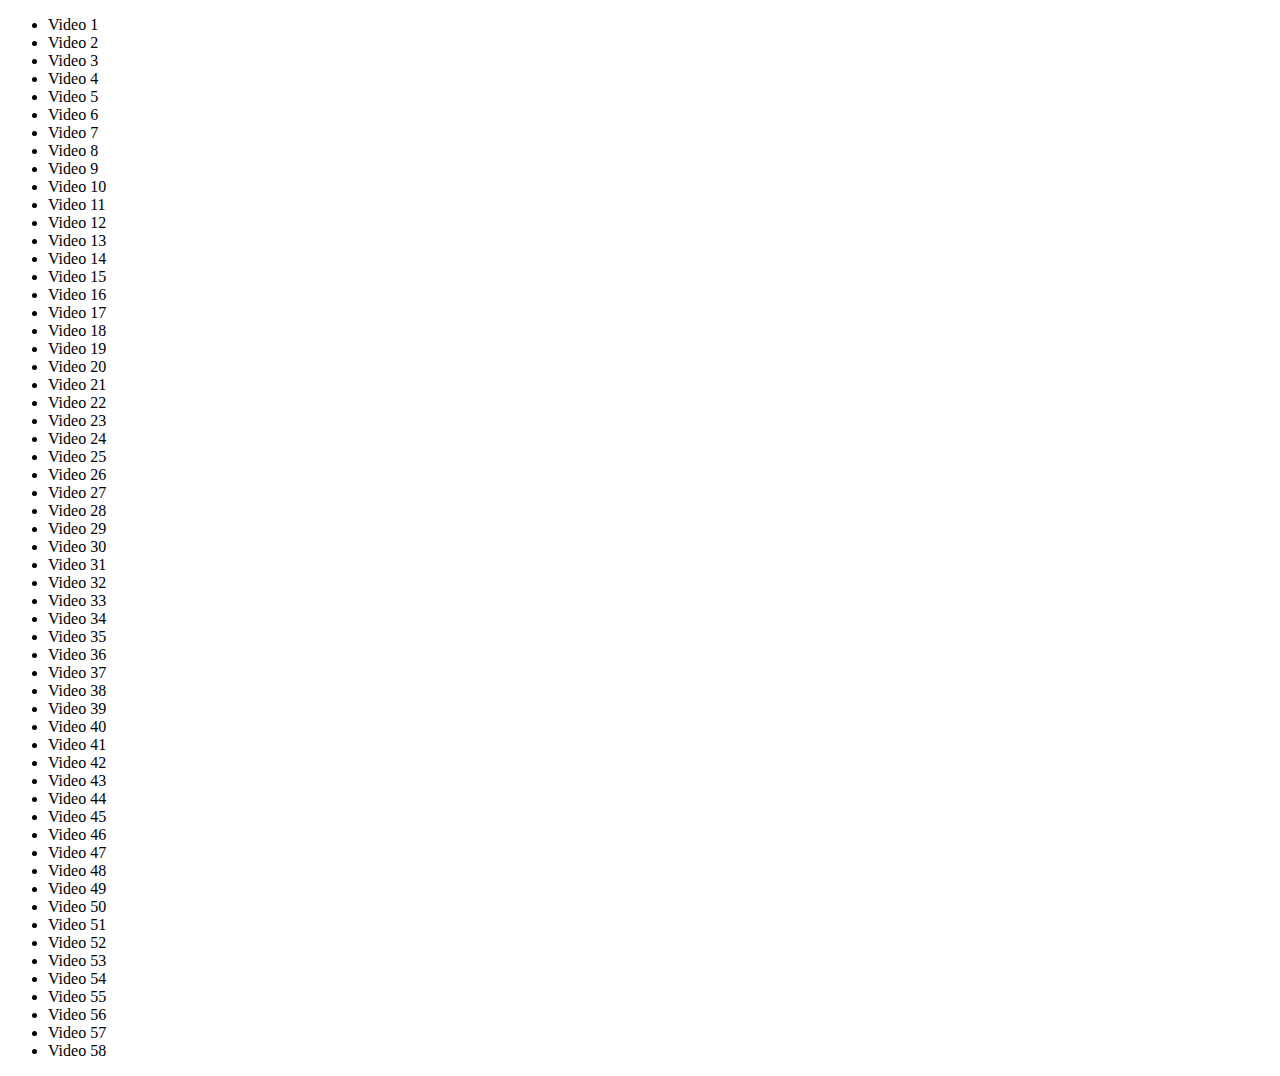
<file: 18 - Adding Up Times with Reduce/index.html>
<!DOCTYPE html>
<html lang="en">
<head>
  <meta charset="UTF-8">
  <title>Videos</title>
  <link rel="icon" href="https://fav.farm/✅" />
</head>
<body>
  <ul class="videos">
    <li data-time="5:43">
      Video 1
    </li>
    <li data-time="2:33">
      Video 2
    </li>
    <li data-time="3:45">
      Video 3
    </li>
    <li data-time="0:47">
      Video 4
    </li>
    <li data-time="5:21">
      Video 5
    </li>
    <li data-time="6:56">
      Video 6
    </li>
    <li data-time="3:46">
      Video 7
    </li>
    <li data-time="5:25">
      Video 8
    </li>
    <li data-time="3:14">
      Video 9
    </li>
    <li data-time="3:31">
      Video 10
    </li>
    <li data-time="5:59">
      Video 11
    </li>
    <li data-time="3:07">
      Video 12
    </li>
    <li data-time="11:29">
      Video 13
    </li>
    <li data-time="8:57">
      Video 14
    </li>
    <li data-time="5:49">
      Video 15
    </li>
    <li data-time="5:52">
      Video 16
    </li>
    <li data-time="5:50">
      Video 17
    </li>
    <li data-time="9:13">
      Video 18
    </li>
    <li data-time="11:51">
      Video 19
    </li>
    <li data-time="7:58">
      Video 20
    </li>
    <li data-time="4:40">
      Video 21
    </li>
    <li data-time="4:45">
      Video 22
    </li>
    <li data-time="6:46">
      Video 23
    </li>
    <li data-time="7:24">
      Video 24
    </li>
    <li data-time="7:12">
      Video 25
    </li>
    <li data-time="5:23">
      Video 26
    </li>
    <li data-time="3:34">
      Video 27
    </li>
    <li data-time="8:22">
      Video 28
    </li>
    <li data-time="5:17">
      Video 29
    </li>
    <li data-time="3:10">
      Video 30
    </li>
    <li data-time="4:43">
      Video 31
    </li>
    <li data-time="19:43">
      Video 32
    </li>
    <li data-time="0:47">
      Video 33
    </li>
    <li data-time="0:47">
      Video 34
    </li>
    <li data-time="3:14">
      Video 35
    </li>
    <li data-time="3:59">
      Video 36
    </li>
    <li data-time="2:43">
      Video 37
    </li>
    <li data-time="4:17">
      Video 38
    </li>
    <li data-time="6:56">
      Video 39
    </li>
    <li data-time="3:05">
      Video 40
    </li>
    <li data-time="2:06">
      Video 41
    </li>
    <li data-time="1:59">
      Video 42
    </li>
    <li data-time="1:49">
      Video 43
    </li>
    <li data-time="3:36">
      Video 44
    </li>
    <li data-time="7:10">
      Video 45
    </li>
    <li data-time="3:44">
      Video 46
    </li>
    <li data-time="3:44">
      Video 47
    </li>
    <li data-time="4:36">
      Video 48
    </li>
    <li data-time="3:16">
      Video 49
    </li>
    <li data-time="1:10">
      Video 50
    </li>
    <li data-time="6:10">
      Video 51
    </li>
    <li data-time="2:14">
      Video 52
    </li>
    <li data-time="3:44">
      Video 53
    </li>
    <li data-time="5:05">
      Video 54
    </li>
    <li data-time="6:03">
      Video 55
    </li>
    <li data-time="12:39">
      Video 56
    </li>
    <li data-time="1:56">
      Video 57
    </li>
    <li data-time="4:04">
      Video 58
    </li>
  </ul>
<script>

  const timeNodes = Array.from(document.querySelectorAll('[data-time]'));

  const seconds = timeNodes
    .map(node => node.dataset.time)
    .map(timeCode => {
      const [mins, secs] = timeCode.split(':').map(parseFloat);
      return (mins * 60) + secs;
    })
    .reduce((total, vidSeconds) => total + vidSeconds);

    let secondsLeft = seconds;
    const hours = Math.floor(secondsLeft / 3600);
    secondsLeft = secondsLeft % 3600;

    const mins = Math.floor(secondsLeft / 60);
    secondsLeft = secondsLeft % 60;

    console.log(hours, mins, secondsLeft);

</script>
</body>
</html>
</file>
<file: 01 - JavaScript Drum Kit/style.css>
* {
    margin: 0;
    padding: 0;
    box-sizing: border-box;
    font-size: 10px;
    font-family: sans-serif;
}

body {
    background: url('./images/background.jpg') center bottom;
    background-size: cover;
    height: 100vh;
}

h1 {
    text-shadow: 0 0 .5rem white;
    font-size: 3rem;
    text-align: center;
    position: relative;
    top: 20%;
}

.keys {
    display: flex;
    align-items: center;
    justify-content: center;
    height: 80%;
    flex-wrap: wrap;
}

.key {
    color: white;
    width: 12rem;
    background-color: rgba(0, 0, 0, 0.4);
    border: 0.4rem solid black;
    margin: 1rem;
    padding: 1rem 0.5rem;
    border-radius: 5px;
    text-align: center;
    text-shadow: 0 0 .5rem black;
    letter-spacing: .2rem;
    transition: all .07s ease;
}

.playing {
    transform: scale(1.1);
    border-color: #00ff22;
    box-shadow: 0 0 1rem #00ff22;
}

.key kbd {
    font-size: 4rem;
    font-family: monospace;
    display: block;
}

.sound {
    color: #00ff22;
    font-size: 1.1rem;
    text-transform: uppercase;
}
</file>
<file: 02 - JS and CSS Clock/style.css>
* {
    margin: 0;
    padding: 0;
    box-sizing: border-box;
    font-size: 10px;
}

body {
    background: #018DED url(https://unsplash.it/1500/1000?image=881&blur=5);
    font-size: 2rem;
    display: flex;
    align-items: center;
    justify-content: center;
    height: 100vh;
}

.clock {
    width: 40rem;
    height: 40rem;
    border: 20px solid white;
    border-radius: 50%;
    /* margin: 50px auto;
    position: relative; */
    box-shadow:
        0 0 0 4px rgba(0, 0, 0, 0.1),
        inset 0 0 0 3px #EFEFEF,
        inset 0 0 10px black,
        0 0 10px rgba(0, 0, 0, 0.2);
    transform: rotate(90deg);
    padding: 5rem;
}

.clock-face {
    width: 100%;
    height: 100%;
    transform: translateY(-3px);
}

.clock-img {
    width: 37rem;
    height: 37rem;
    background: url(clock_img.png);
    background-repeat: no-repeat;
    background-size: cover;
    display: flex;
    align-items: center;
    justify-content: center;
    position: absolute;
    padding: 5rem;
}

.hand {
    width: 50%;
    height: 6px;
    background-color: black;
    position: absolute;
    top: 50%;
    transform-origin: 100%;
    transition: all 0.05s;
    transition-timing-function: cubic-bezier(0.1, 2.7, 0.58, 1);
}

.second-hand{
   height: 3px;
   background-color: rgb(255, 0, 0);
}

.min-hand{
    height: 4px;
    background-color: rgb(184, 16, 16);
}

.hour-hand{
    height: 6px;
    background-color: rgb(218, 6, 6);
}
</file>
<file: 06 - Type Ahead/style.css>
html {
  box-sizing: border-box;
  background: #ffc600;
  font-family: "helvetica neue";
  font-size: 20px;
  font-weight: 200;
}

*,
*:before,
*:after {
  box-sizing: inherit;
}

input {
  width: 100%;
  padding: 20px;
}

.search-form {
  max-width: 400px;
  margin: 50px auto;
}

input.search {
  margin: 0;
  text-align: center;
  outline: 0;
  border: 10px solid #f7f7f7;
  width: 120%;
  left: -10%;
  position: relative;
  top: 10px;
  z-index: 2;
  border-radius: 5px;
  font-size: 40px;
  box-shadow: 0 0 5px rgba(0, 0, 0, 0.12), inset 0 0 2px rgba(0, 0, 0, 0.19);
}

.suggestions {
  margin: 0;
  padding: 0;
  position: relative;
  /*perspective: 20px;*/
}

.suggestions li {
  background: white;
  list-style: none;
  border-bottom: 1px solid #d8d8d8;
  box-shadow: 0 0 10px rgba(0, 0, 0, 0.14);
  margin: 0;
  padding: 20px;
  transition: background 0.2s;
  display: flex;
  justify-content: space-between;
  text-transform: capitalize;
}

.suggestions li:nth-child(even) {
  transform: perspective(100px) rotateX(3deg) translateY(2px) scale(1.001);
  background: linear-gradient(to bottom, #ffffff 0%, #efefef 100%);
}

.suggestions li:nth-child(odd) {
  transform: perspective(100px) rotateX(-3deg) translateY(3px);
  background: linear-gradient(to top, #ffffff 0%, #efefef 100%);
}

span.population {
  font-size: 15px;
}

.hl {
  background: #ffc600;
}
</file>
<file: 10 - Hold Shift and Check Checkboxes/style.css>
html {
  font-family: sans-serif;
  background: #ffc600;
}

.inbox {
  max-width: 400px;
  margin: 50px auto;
  background: white;
  border-radius: 5px;
  box-shadow: 10px 10px 0 rgba(0, 0, 0, 0.1);
}

.item {
  display: flex;
  align-items: center;
  border-bottom: 1px solid #f1f1f1;
}

.item:last-child {
  border-bottom: 0;
}

input:checked + p {
  background: #f9f9f9;
  text-decoration: line-through;
}

input[type="checkbox"] {
  margin: 20px;
}

p {
  margin: 0;
  padding: 20px;
  transition: background 0.2s;
  flex: 1;
  font-family: "helvetica neue";
  font-size: 20px;
  font-weight: 200;
  border-left: 1px solid #d1e2ff;
}
</file>
<file: 13 - Slide in on Scroll/style.css>
html {
  box-sizing: border-box;
  background: #ffc600;
  font-family: "helvetica neue";
  font-size: 20px;
  font-weight: 200;
}

body {
  margin: 0;
}

*,
*:before,
*:after {
  box-sizing: inherit;
}

h1 {
  margin-top: 0;
}

.site-wrap {
  max-width: 700px;
  margin: 100px auto;
  background: white;
  padding: 40px;
  text-align: justify;
}

.align-left {
  float: left;
  margin-right: 20px;
}

.align-right {
  float: right;
  margin-left: 20px;
}

.slide-in {
  opacity: 0;
  transition: all 0.5s;
}

.align-left.slide-in {
  transform: translateX(-30%) scale(0.95);
}

.align-right.slide-in {
  transform: translateX(30%) scale(0.95);
}

.slide-in.active {
  opacity: 1;
  transform: translateX(0%) scale(1);
}
</file>
<file: 15 - LocalStorage/style.css>
html {
  box-sizing: border-box;
  background: url("oh-la-la.jpeg") center no-repeat;
  background-size: cover;
  min-height: 100vh;
  display: flex;
  justify-content: center;
  align-items: center;
  text-align: center;
  font-family: Futura, "Trebuchet MS", Arial, sans-serif;
}

*,
*:before,
*:after {
  box-sizing: inherit;
}

svg {
  fill: white;
  background: rgba(0, 0, 0, 0.1);
  padding: 20px;
  border-radius: 50%;
  width: 200px;
  margin-bottom: 50px;
}

.wrapper {
  padding: 20px;
  max-width: 350px;
  background: rgba(255, 255, 255, 0.95);
  box-shadow: 0 0 0 10px rgba(0, 0, 0, 0.1);
}

h2 {
  text-align: center;
  margin: 0;
  font-weight: 200;
}

.plates {
  margin: 0;
  padding: 0;
  text-align: left;
  list-style: none;
}

.plates li {
  border-bottom: 1px solid rgba(0, 0, 0, 0.2);
  padding: 10px 0;
  font-weight: 100;
  display: flex;
}

.plates label {
  flex: 1;
  cursor: pointer;
}

.plates input {
  display: none;
}

.plates input + label:before {
  content: "⬜️";
  margin-right: 10px;
}

.plates input:checked + label:before {
  content: "🌮";
}

.add-items {
  margin-top: 20px;
}

.add-items input {
  padding: 10px;
  outline: 0;
  border: 1px solid rgba(0, 0, 0, 0.1);
}
</file>
<file: 17 - Sort Without Articles/style.css>
body {
    margin: 0;
    font-family: sans-serif;
    background: url("https://source.unsplash.com/nDqA4d5NL0k/2000x2000");
    background-size: cover;
    display: flex;
    align-items: center;
    min-height: 100vh;
  }

  #bands {
    list-style: inside square;
    font-size: 20px;
    background: white;
    width: 500px;
    margin: auto;
    padding: 0;
    box-shadow: 0 0 0 20px rgba(0, 0, 0, 0.05);
  }

  #bands li {
    border-bottom: 1px solid #efefef;
    padding: 20px;
  }

  #bands li:last-child {
    border-bottom: 0;
  }

  a {
    color: #ffc600;
    text-decoration: none;
  }
</file>
